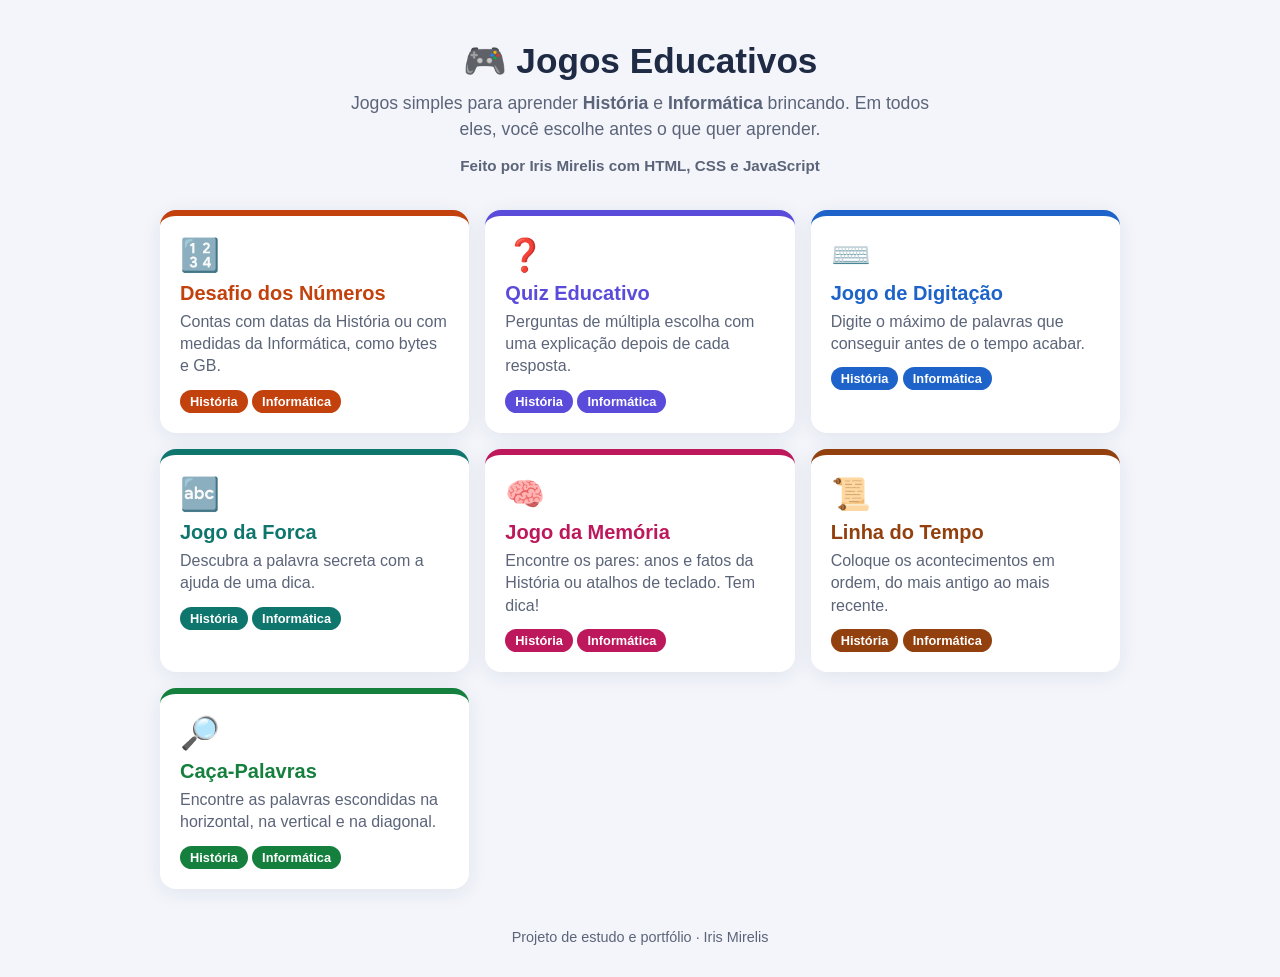
<file: index.html>
<!DOCTYPE html>
<html lang="pt-BR">
<head>
  <meta charset="UTF-8">
  <meta name="viewport" content="width=device-width, initial-scale=1.0">
  <title>Jogos Educativos</title>
  <!-- aparece quando o link é compartilhado (LinkedIn, WhatsApp...) -->
  <meta name="description" content="7 jogos para aprender História e Informática brincando: quiz, memória, forca, caça-palavras, linha do tempo e mais.">
  <meta property="og:title" content="Jogos Educativos">
  <meta property="og:description" content="7 jogos para aprender História e Informática brincando: quiz, memória, forca, caça-palavras, linha do tempo e mais.">
  <meta property="og:image" content="https://irismirelis.github.io/jogos-educativos/capa.png">
  <meta property="og:url" content="https://irismirelis.github.io/jogos-educativos/">
  <meta property="og:type" content="website">
  <meta name="twitter:card" content="summary_large_image">
  <link rel="stylesheet" href="style.css">
</head>
<body>
  <header class="cabecalho">
    <h1>🎮 Jogos Educativos</h1>
    <p>Jogos simples para aprender <strong>História</strong> e <strong>Informática</strong> brincando. Em todos eles, você escolhe antes o que quer aprender.</p>
    <p class="autora">Feito por Iris Mirelis com HTML, CSS e JavaScript</p>
  </header>

  <!-- Cada cartão é um link para um jogo. A cor de cada um fica na variável --cor -->
  <main class="jogos">
    <a class="jogo" href="desafio-dos-numeros/index.html" style="--cor: #c2410c">
      <span class="icone">🔢</span>
      <h2>Desafio dos Números</h2>
      <p>Contas com datas da História ou com medidas da Informática, como bytes e GB.</p>
      <span class="etiqueta">História</span>
      <span class="etiqueta">Informática</span>
    </a>

    <a class="jogo" href="quiz/index.html" style="--cor: #5b4bdb">
      <span class="icone">❓</span>
      <h2>Quiz Educativo</h2>
      <p>Perguntas de múltipla escolha com uma explicação depois de cada resposta.</p>
      <span class="etiqueta">História</span>
      <span class="etiqueta">Informática</span>
    </a>

    <a class="jogo" href="digitacao/index.html" style="--cor: #1d63c9">
      <span class="icone">⌨️</span>
      <h2>Jogo de Digitação</h2>
      <p>Digite o máximo de palavras que conseguir antes de o tempo acabar.</p>
      <span class="etiqueta">História</span>
      <span class="etiqueta">Informática</span>
    </a>

    <a class="jogo" href="forca/index.html" style="--cor: #0f766e">
      <span class="icone">🔤</span>
      <h2>Jogo da Forca</h2>
      <p>Descubra a palavra secreta com a ajuda de uma dica.</p>
      <span class="etiqueta">História</span>
      <span class="etiqueta">Informática</span>
    </a>

    <a class="jogo" href="memoria/index.html" style="--cor: #be185d">
      <span class="icone">🧠</span>
      <h2>Jogo da Memória</h2>
      <p>Encontre os pares: anos e fatos da História ou atalhos de teclado. Tem dica!</p>
      <span class="etiqueta">História</span>
      <span class="etiqueta">Informática</span>
    </a>

    <a class="jogo" href="linha-do-tempo/index.html" style="--cor: #92400e">
      <span class="icone">📜</span>
      <h2>Linha do Tempo</h2>
      <p>Coloque os acontecimentos em ordem, do mais antigo ao mais recente.</p>
      <span class="etiqueta">História</span>
      <span class="etiqueta">Informática</span>
    </a>

    <a class="jogo" href="caca-palavras/index.html" style="--cor: #15803d">
      <span class="icone">🔎</span>
      <h2>Caça-Palavras</h2>
      <p>Encontre as palavras escondidas na horizontal, na vertical e na diagonal.</p>
      <span class="etiqueta">História</span>
      <span class="etiqueta">Informática</span>
    </a>
  </main>

  <footer>Projeto de estudo e portfólio · Iris Mirelis</footer>
</body>
</html>
</file>
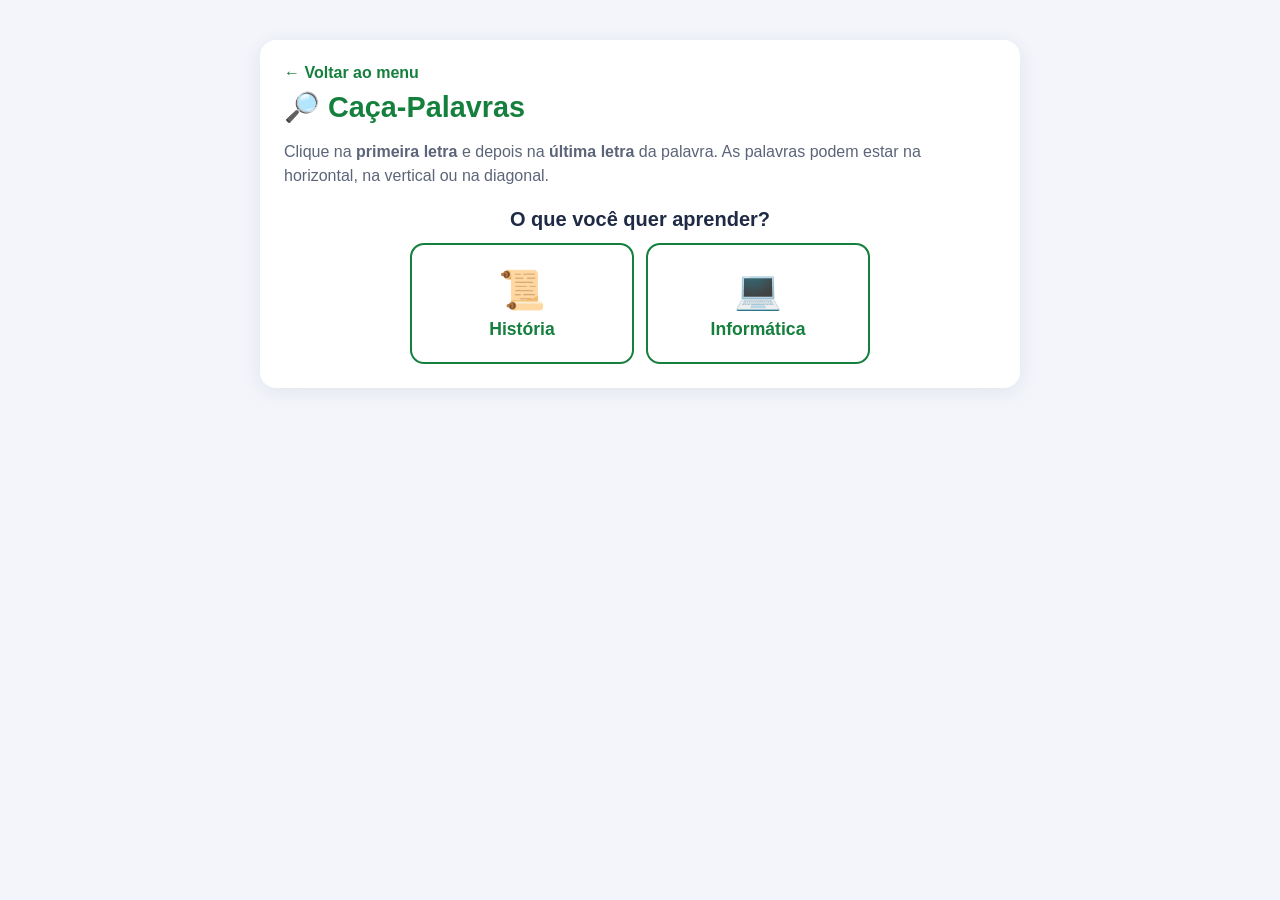
<file: caca-palavras/index.html>
<!DOCTYPE html>
<html lang="pt-BR">
<head>
  <meta charset="UTF-8">
  <meta name="viewport" content="width=device-width, initial-scale=1.0">
  <title>Caça-Palavras</title>
  <!-- aparece quando o link é compartilhado (LinkedIn, WhatsApp...) -->
  <meta name="description" content="Caça-palavras de História e Informática, com uma grade nova a cada jogo.">
  <meta property="og:title" content="Caça-Palavras">
  <meta property="og:description" content="Caça-palavras de História e Informática, com uma grade nova a cada jogo.">
  <meta property="og:image" content="https://irismirelis.github.io/jogos-educativos/caca-palavras/capa.png">
  <meta property="og:url" content="https://irismirelis.github.io/jogos-educativos/caca-palavras/">
  <meta property="og:type" content="website">
  <meta name="twitter:card" content="summary_large_image">
  <link rel="stylesheet" href="style.css">
</head>
<body>
  <main class="cartao">
    <a class="voltar" href="../index.html">← Voltar ao menu</a>
    <h1>🔎 Caça-Palavras</h1>
    <p class="instrucao">Clique na <strong>primeira letra</strong> e depois na <strong>última letra</strong> da palavra. As palavras podem estar na horizontal, na vertical ou na diagonal.</p>

    <!-- TELA 1: escolher o que aprender -->
    <section id="tela-tema">
      <p class="pergunta-tema">O que você quer aprender?</p>
      <div class="opcoes-tema">
        <button class="opcao-tema" data-tema="historia"><span class="opcao-icone">📜</span>História</button>
        <button class="opcao-tema" data-tema="informatica"><span class="opcao-icone">💻</span>Informática</button>
      </div>
    </section>

    <!-- TELA 2: o jogo -->
    <section id="tela-jogo" class="escondido">
      <div class="barra-tema">
        <span id="tema-atual" class="tema-atual"></span>
        <button id="trocar-tema" class="trocar-tema">Trocar tema</button>
      </div>

      <div class="area-do-jogo">
        <!-- as letras da grade são criadas pelo script.js -->
        <div id="grade" class="grade"></div>

        <div class="lateral">
          <h2>Encontre:</h2>
          <ul id="lista-de-palavras" class="lista-de-palavras"></ul>
          <p id="mensagem" class="mensagem"></p>
          <button id="novo-jogo" class="botao botao-largo">🔄 Novo jogo</button>
        </div>
      </div>
    </section>
  </main>

  <script src="script.js"></script>
</body>
</html>
</file>
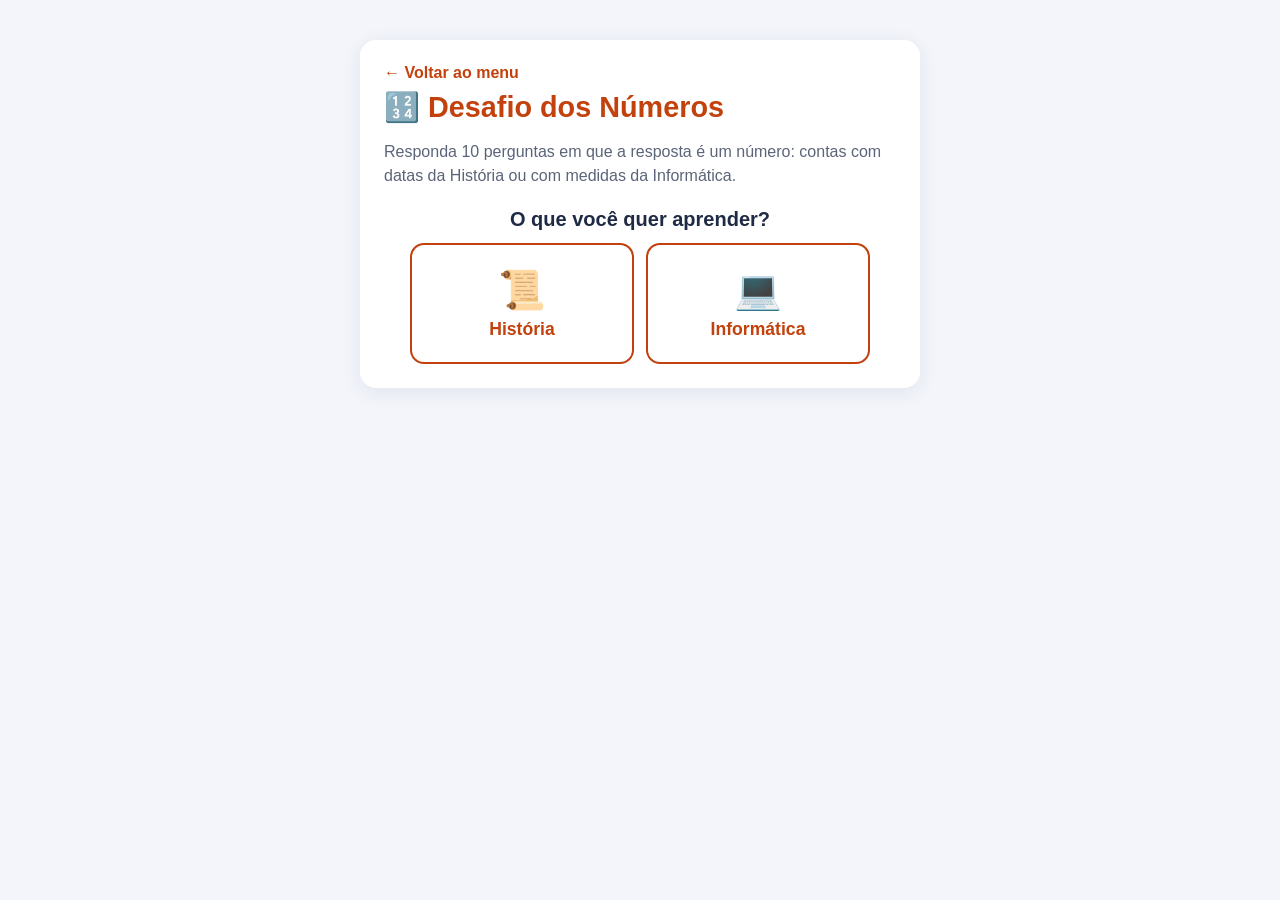
<file: desafio-dos-numeros/index.html>
<!DOCTYPE html>
<html lang="pt-BR">
<head>
  <meta charset="UTF-8">
  <meta name="viewport" content="width=device-width, initial-scale=1.0">
  <title>Desafio dos Números</title>
  <!-- aparece quando o link é compartilhado (LinkedIn, WhatsApp...) -->
  <meta name="description" content="Contas com datas da História e com medidas da Informática (bits, bytes, MB e GB).">
  <meta property="og:title" content="Desafio dos Números">
  <meta property="og:description" content="Contas com datas da História e com medidas da Informática (bits, bytes, MB e GB).">
  <meta property="og:image" content="https://irismirelis.github.io/jogos-educativos/desafio-dos-numeros/capa.png">
  <meta property="og:url" content="https://irismirelis.github.io/jogos-educativos/desafio-dos-numeros/">
  <meta property="og:type" content="website">
  <meta name="twitter:card" content="summary_large_image">
  <link rel="stylesheet" href="style.css">
</head>
<body>
  <main class="cartao">
    <a class="voltar" href="../index.html">← Voltar ao menu</a>
    <h1>🔢 Desafio dos Números</h1>

    <!-- TELA 1: escolher o que aprender -->
    <section id="tela-tema">
      <p class="instrucao">Responda 10 perguntas em que a resposta é um número: contas com datas da História ou com medidas da Informática.</p>
      <p class="pergunta-tema">O que você quer aprender?</p>
      <div class="opcoes-tema">
        <button class="opcao-tema" data-tema="historia"><span class="opcao-icone">📜</span>História</button>
        <button class="opcao-tema" data-tema="informatica"><span class="opcao-icone">💻</span>Informática</button>
      </div>
    </section>

    <!-- TELA 2: as perguntas -->
    <section id="tela-jogo" class="escondido">
      <div class="barra-tema">
        <span id="tema-atual" class="tema-atual"></span>
        <button id="trocar-tema" class="trocar-tema">Trocar tema</button>
      </div>
      <p id="progresso" class="progresso"></p>
      <p id="pergunta" class="pergunta"></p>
      <form id="formulario" class="formulario">
        <input id="resposta" type="number" placeholder="Resposta" required>
        <button class="botao" type="submit">Responder</button>
      </form>
      <p id="mensagem" class="mensagem"></p>
    </section>

    <!-- TELA 3: resultado -->
    <section id="tela-fim" class="escondido">
      <p id="resultado" class="resultado"></p>
      <div id="bloco-revisar">
        <h2>Para revisar</h2>
        <ul id="lista-revisar" class="revisar"></ul>
      </div>
      <button id="jogar-de-novo" class="botao">Jogar de novo</button>
    </section>
  </main>

  <script src="script.js"></script>
</body>
</html>
</file>
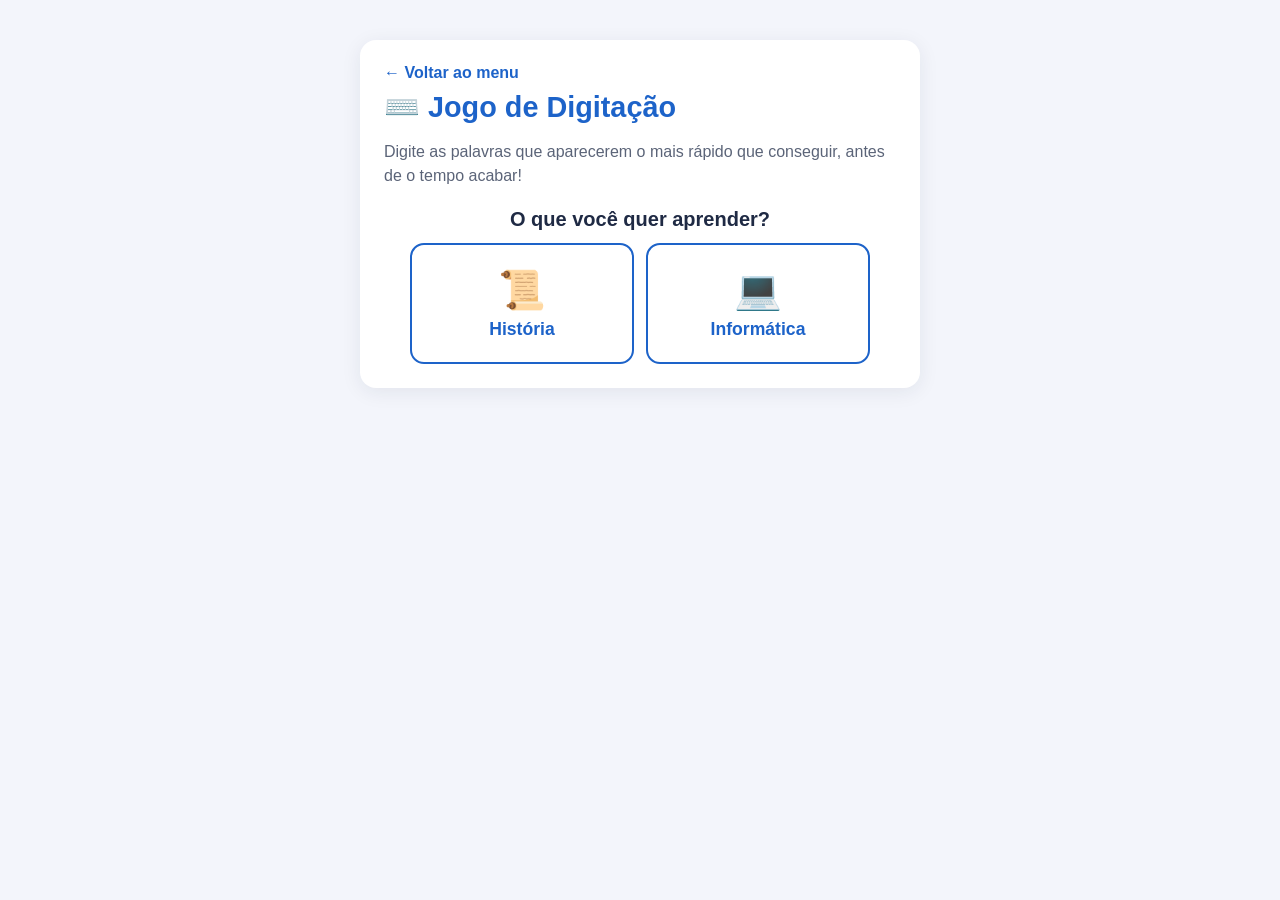
<file: digitacao/index.html>
<!DOCTYPE html>
<html lang="pt-BR">
<head>
  <meta charset="UTF-8">
  <meta name="viewport" content="width=device-width, initial-scale=1.0">
  <title>Jogo de Digitação</title>
  <!-- aparece quando o link é compartilhado (LinkedIn, WhatsApp...) -->
  <meta name="description" content="Quantas palavras de História ou Informática você digita em 60 segundos?">
  <meta property="og:title" content="Jogo de Digitação">
  <meta property="og:description" content="Quantas palavras de História ou Informática você digita em 60 segundos?">
  <meta property="og:image" content="https://irismirelis.github.io/jogos-educativos/digitacao/capa.png">
  <meta property="og:url" content="https://irismirelis.github.io/jogos-educativos/digitacao/">
  <meta property="og:type" content="website">
  <meta name="twitter:card" content="summary_large_image">
  <link rel="stylesheet" href="style.css">
</head>
<body>
  <main class="cartao">
    <a class="voltar" href="../index.html">← Voltar ao menu</a>
    <h1>⌨️ Jogo de Digitação</h1>
    <p class="instrucao">Digite as palavras que aparecerem o mais rápido que conseguir, antes de o tempo acabar!</p>

    <!-- TELA 1: escolher o que aprender -->
    <section id="tela-tema">
      <p class="pergunta-tema">O que você quer aprender?</p>
      <div class="opcoes-tema">
        <button class="opcao-tema" data-tema="historia"><span class="opcao-icone">📜</span>História</button>
        <button class="opcao-tema" data-tema="informatica"><span class="opcao-icone">💻</span>Informática</button>
      </div>
    </section>

    <!-- TELA 2: o jogo -->
    <section id="tela-jogo" class="escondido">
      <div class="barra-tema">
        <span id="tema-atual" class="tema-atual"></span>
        <button id="trocar-tema" class="trocar-tema">Trocar tema</button>
      </div>

      <div class="placar">
        <div class="caixa">
          <span class="rotulo">⏱️ Tempo</span>
          <span id="tempo" class="valor"></span>
        </div>
        <div class="caixa">
          <span class="rotulo">✔️ Palavras</span>
          <span id="acertos" class="valor">0</span>
        </div>
      </div>

      <p id="palavra" class="palavra">Pronto?</p>

      <input id="campo" class="campo" type="text" placeholder="Digite aqui..."
             autocomplete="off" autocapitalize="off" spellcheck="false" disabled>

      <button id="comecar" class="botao botao-largo">▶️ Começar</button>
      <p id="resultado" class="resultado"></p>
    </section>
  </main>

  <script src="script.js"></script>
</body>
</html>
</file>
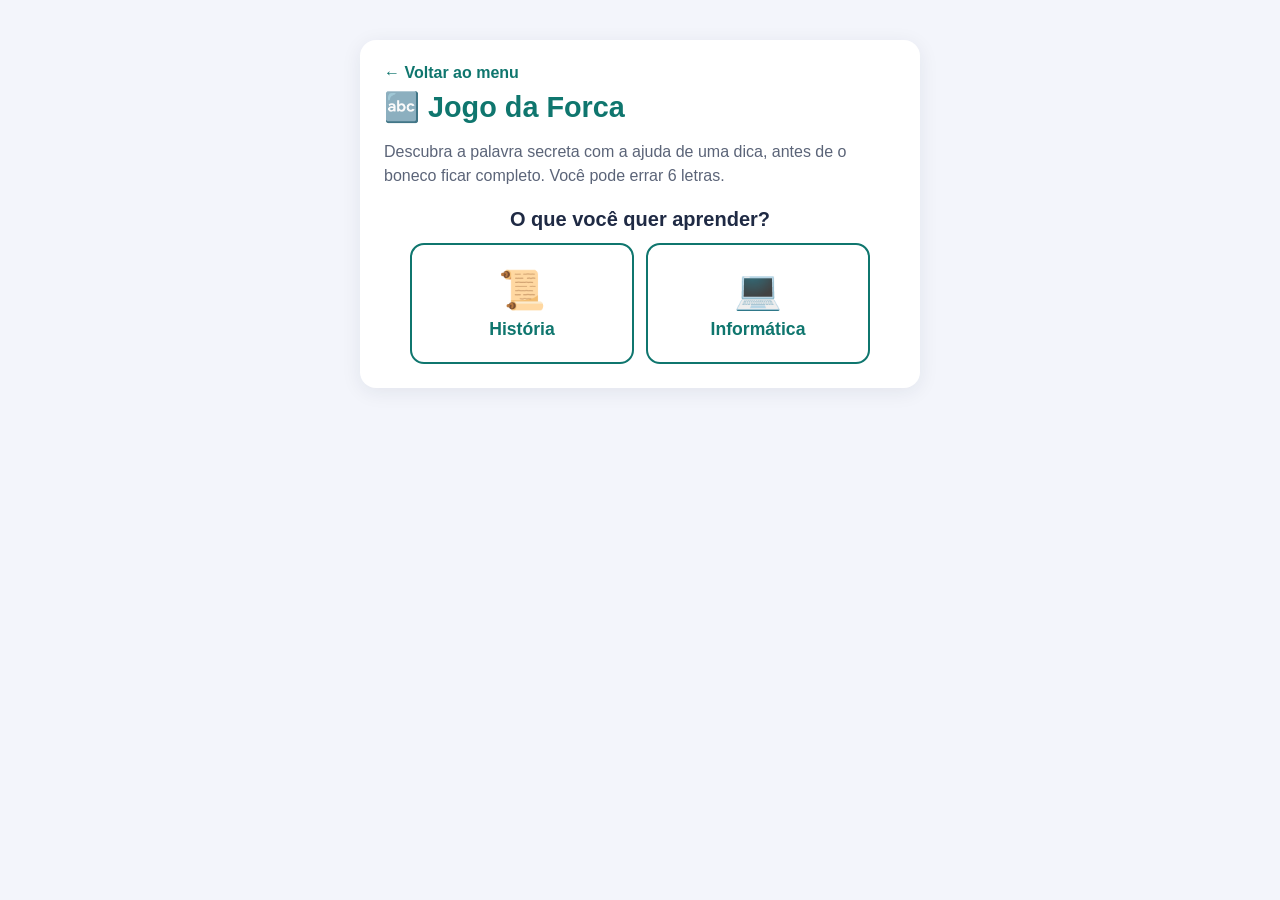
<file: forca/index.html>
<!DOCTYPE html>
<html lang="pt-BR">
<head>
  <meta charset="UTF-8">
  <meta name="viewport" content="width=device-width, initial-scale=1.0">
  <title>Jogo da Forca</title>
  <!-- aparece quando o link é compartilhado (LinkedIn, WhatsApp...) -->
  <meta name="description" content="Jogo da forca com palavras de História e Informática, dica e teclado na tela.">
  <meta property="og:title" content="Jogo da Forca">
  <meta property="og:description" content="Jogo da forca com palavras de História e Informática, dica e teclado na tela.">
  <meta property="og:image" content="https://irismirelis.github.io/jogos-educativos/forca/capa.png">
  <meta property="og:url" content="https://irismirelis.github.io/jogos-educativos/forca/">
  <meta property="og:type" content="website">
  <meta name="twitter:card" content="summary_large_image">
  <link rel="stylesheet" href="style.css">
</head>
<body>
  <main class="cartao">
    <a class="voltar" href="../index.html">← Voltar ao menu</a>
    <h1>🔤 Jogo da Forca</h1>

    <!-- TELA 1: escolher o que aprender -->
    <section id="tela-tema">
      <p class="instrucao">Descubra a palavra secreta com a ajuda de uma dica, antes de o boneco ficar completo. Você pode errar 6 letras.</p>
      <p class="pergunta-tema">O que você quer aprender?</p>
      <div class="opcoes-tema">
        <button class="opcao-tema" data-tema="historia"><span class="opcao-icone">📜</span>História</button>
        <button class="opcao-tema" data-tema="informatica"><span class="opcao-icone">💻</span>Informática</button>
      </div>
    </section>

    <!-- TELA 2: o jogo -->
    <section id="tela-jogo" class="escondido">
      <div class="barra-tema">
        <span id="tema-atual" class="tema-atual"></span>
        <button id="trocar-tema" class="trocar-tema">Trocar tema</button>
      </div>
      <p class="dica">Dica: <strong id="dica"></strong></p>

      <!-- desenho feito com SVG -->
      <svg class="desenho" viewBox="0 0 200 220" role="img" aria-label="Desenho da forca">
        <!-- a forca -->
        <line x1="20" y1="210" x2="110" y2="210" />
        <line x1="50" y1="210" x2="50" y2="20" />
        <line x1="50" y1="20" x2="140" y2="20" />
        <line x1="140" y1="20" x2="140" y2="45" />

        <!-- o boneco: cada parte aparece quando erra uma letra -->
        <circle class="parte" cx="140" cy="65" r="20" />
        <line class="parte" x1="140" y1="85" x2="140" y2="145" />
        <line class="parte" x1="140" y1="100" x2="115" y2="125" />
        <line class="parte" x1="140" y1="100" x2="165" y2="125" />
        <line class="parte" x1="140" y1="145" x2="120" y2="185" />
        <line class="parte" x1="140" y1="145" x2="160" y2="185" />
      </svg>

      <p id="palavra" class="palavra"></p>
      <p id="erros" class="erros"></p>

      <!-- as teclas de A a Z são criadas pelo script.js -->
      <div id="teclado" class="teclado"></div>

      <p id="mensagem" class="mensagem"></p>
      <button id="nova-palavra" class="botao botao-largo">🔄 Nova palavra</button>
    </section>
  </main>

  <script src="script.js"></script>
</body>
</html>
</file>
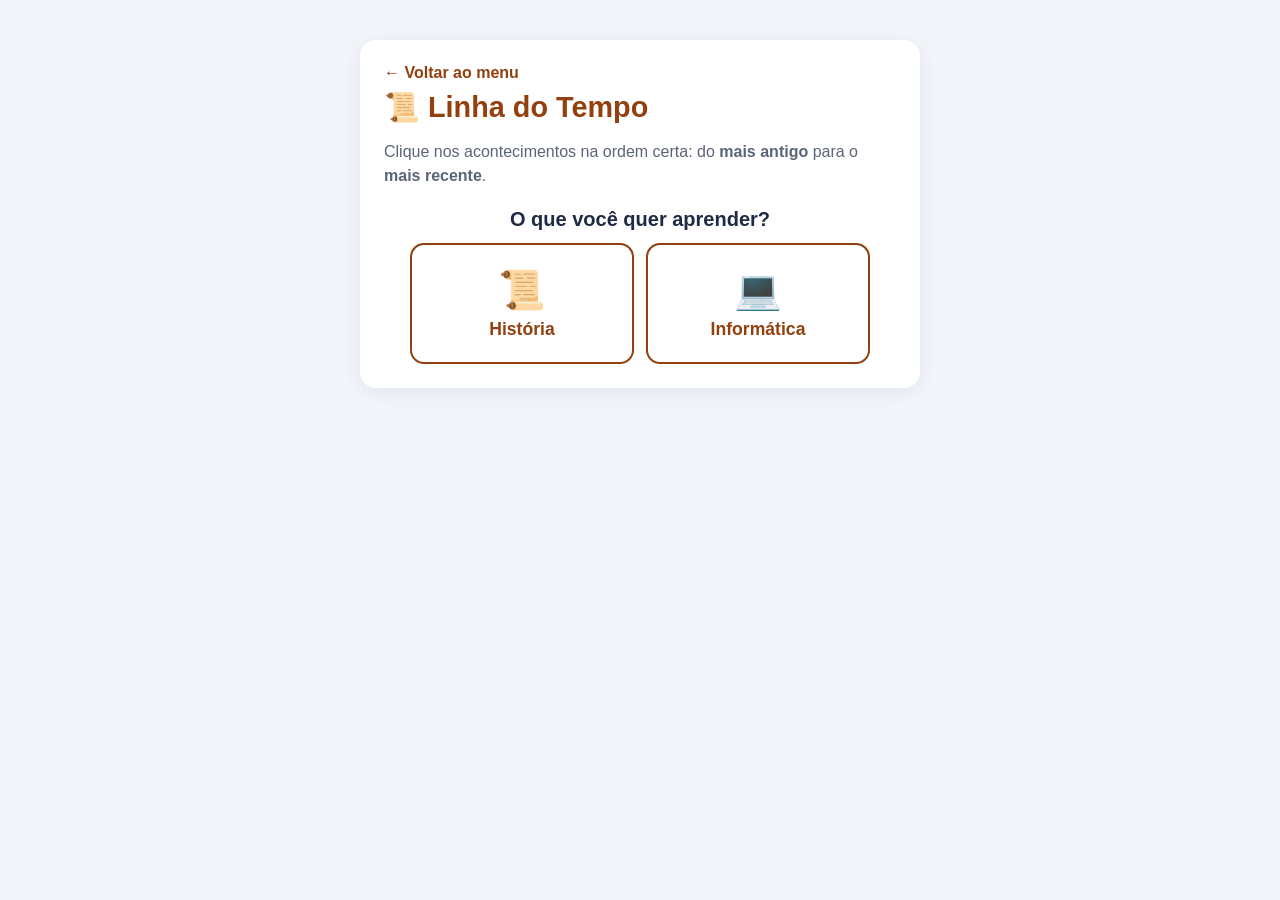
<file: linha-do-tempo/index.html>
<!DOCTYPE html>
<html lang="pt-BR">
<head>
  <meta charset="UTF-8">
  <meta name="viewport" content="width=device-width, initial-scale=1.0">
  <title>Linha do Tempo</title>
  <!-- aparece quando o link é compartilhado (LinkedIn, WhatsApp...) -->
  <meta name="description" content="Coloque em ordem acontecimentos da História do Brasil ou da Informática.">
  <meta property="og:title" content="Linha do Tempo">
  <meta property="og:description" content="Coloque em ordem acontecimentos da História do Brasil ou da Informática.">
  <meta property="og:image" content="https://irismirelis.github.io/jogos-educativos/linha-do-tempo/capa.png">
  <meta property="og:url" content="https://irismirelis.github.io/jogos-educativos/linha-do-tempo/">
  <meta property="og:type" content="website">
  <meta name="twitter:card" content="summary_large_image">
  <link rel="stylesheet" href="style.css">
</head>
<body>
  <main class="cartao">
    <a class="voltar" href="../index.html">← Voltar ao menu</a>
    <h1>📜 Linha do Tempo</h1>
    <p class="instrucao">Clique nos acontecimentos na ordem certa: do <strong>mais antigo</strong> para o <strong>mais recente</strong>.</p>

    <!-- TELA 1: escolher o que aprender -->
    <section id="tela-tema">
      <p class="pergunta-tema">O que você quer aprender?</p>
      <div class="opcoes-tema">
        <button class="opcao-tema" data-tema="historia"><span class="opcao-icone">📜</span>História</button>
        <button class="opcao-tema" data-tema="informatica"><span class="opcao-icone">💻</span>Informática</button>
      </div>
    </section>

    <!-- TELA 2: o jogo -->
    <section id="tela-jogo" class="escondido">
      <div class="barra-tema">
        <span id="tema-atual" class="tema-atual"></span>
        <button id="trocar-tema" class="trocar-tema">Trocar tema</button>
      </div>

      <h2>Acontecimentos</h2>
      <div id="opcoes" class="opcoes"></div>

      <p id="mensagem" class="mensagem"></p>

      <h2>Sua linha do tempo <span class="erros">Erros: <strong id="erros">0</strong></span></h2>
      <ol id="linha" class="linha"></ol>

      <button id="nova-rodada" class="botao botao-largo">🔄 Nova rodada</button>
    </section>
  </main>

  <script src="script.js"></script>
</body>
</html>
</file>
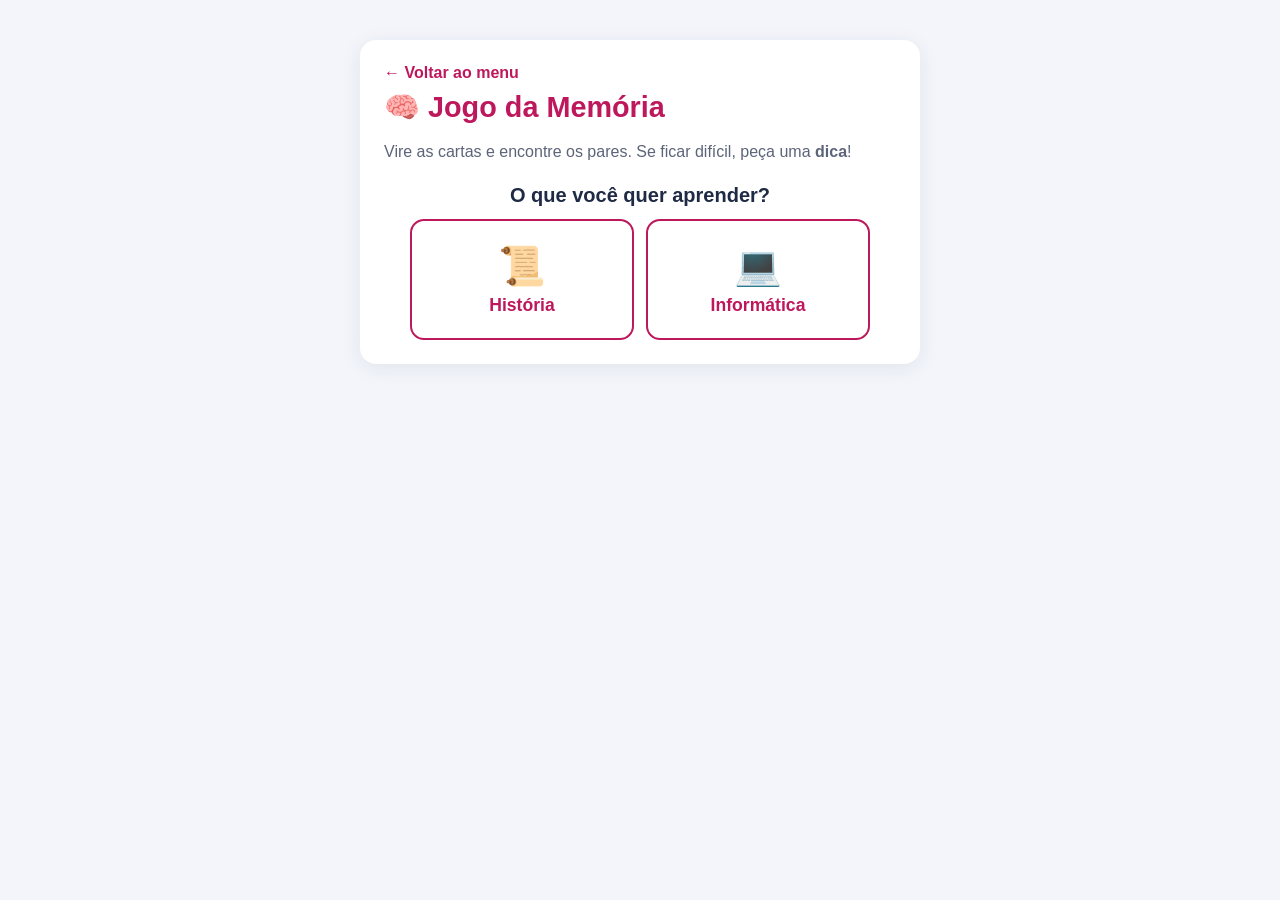
<file: memoria/index.html>
<!DOCTYPE html>
<html lang="pt-BR">
<head>
  <meta charset="UTF-8">
  <meta name="viewport" content="width=device-width, initial-scale=1.0">
  <title>Jogo da Memória</title>
  <!-- aparece quando o link é compartilhado (LinkedIn, WhatsApp...) -->
  <meta name="description" content="Jogo da memória: ano e acontecimento da História ou atalho de teclado e o que ele faz. Com dicas!">
  <meta property="og:title" content="Jogo da Memória">
  <meta property="og:description" content="Jogo da memória: ano e acontecimento da História ou atalho de teclado e o que ele faz. Com dicas!">
  <meta property="og:image" content="https://irismirelis.github.io/jogos-educativos/memoria/capa.png">
  <meta property="og:url" content="https://irismirelis.github.io/jogos-educativos/memoria/">
  <meta property="og:type" content="website">
  <meta name="twitter:card" content="summary_large_image">
  <link rel="stylesheet" href="style.css">
</head>
<body>
  <main class="cartao">
    <a class="voltar" href="../index.html">← Voltar ao menu</a>
    <h1>🧠 Jogo da Memória</h1>

    <!-- TELA 1: escolher o que aprender -->
    <section id="tela-tema">
      <p class="instrucao">Vire as cartas e encontre os pares. Se ficar difícil, peça uma <strong>dica</strong>!</p>
      <p class="pergunta-tema">O que você quer aprender?</p>
      <div class="opcoes-tema">
        <button class="opcao-tema" data-tema="historia"><span class="opcao-icone">📜</span>História</button>
        <button class="opcao-tema" data-tema="informatica"><span class="opcao-icone">💻</span>Informática</button>
      </div>
    </section>

    <!-- TELA 2: o jogo -->
    <section id="tela-jogo" class="escondido">
      <div class="barra-tema">
        <span id="tema-atual" class="tema-atual"></span>
        <button id="trocar-tema" class="trocar-tema">Trocar tema</button>
      </div>
      <p id="instrucao-do-tema" class="instrucao"></p>

      <div class="placar">
        <span>Jogadas: <strong id="jogadas">0</strong></span>
        <span>Pares: <strong id="pares"></strong></span>
      </div>

      <!-- as cartas são criadas pelo script.js -->
      <div id="tabuleiro" class="tabuleiro"></div>

      <p id="mensagem" class="mensagem"></p>
      <div class="botoes">
        <button id="dica" class="botao">💡 Dica</button>
        <button id="reiniciar" class="botao">🔄 Reiniciar</button>
      </div>
    </section>
  </main>

  <script src="script.js"></script>
</body>
</html>
</file>
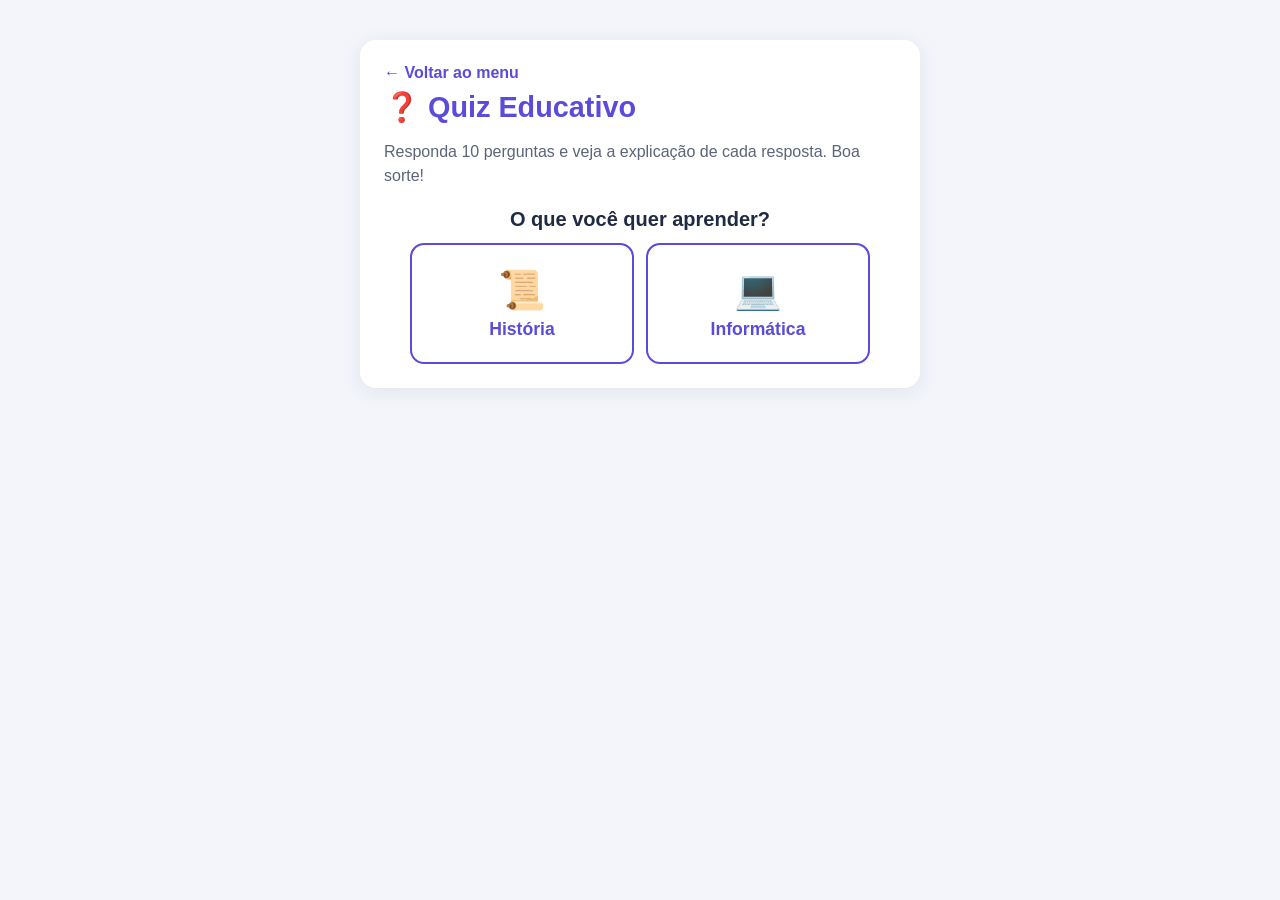
<file: quiz/index.html>
<!DOCTYPE html>
<html lang="pt-BR">
<head>
  <meta charset="UTF-8">
  <meta name="viewport" content="width=device-width, initial-scale=1.0">
  <title>Quiz Educativo</title>
  <!-- aparece quando o link é compartilhado (LinkedIn, WhatsApp...) -->
  <meta name="description" content="Quiz de História e Informática com explicação depois de cada resposta.">
  <meta property="og:title" content="Quiz Educativo">
  <meta property="og:description" content="Quiz de História e Informática com explicação depois de cada resposta.">
  <meta property="og:image" content="https://irismirelis.github.io/jogos-educativos/quiz/capa.png">
  <meta property="og:url" content="https://irismirelis.github.io/jogos-educativos/quiz/">
  <meta property="og:type" content="website">
  <meta name="twitter:card" content="summary_large_image">
  <link rel="stylesheet" href="style.css">
</head>
<body>
  <main class="cartao">
    <a class="voltar" href="../index.html">← Voltar ao menu</a>
    <h1>❓ Quiz Educativo</h1>

    <!-- TELA 1: escolher o que aprender -->
    <section id="tela-tema">
      <p class="instrucao">Responda 10 perguntas e veja a explicação de cada resposta. Boa sorte!</p>
      <p class="pergunta-tema">O que você quer aprender?</p>
      <div class="opcoes-tema">
        <button class="opcao-tema" data-tema="historia"><span class="opcao-icone">📜</span>História</button>
        <button class="opcao-tema" data-tema="informatica"><span class="opcao-icone">💻</span>Informática</button>
      </div>
    </section>

    <!-- TELA 2: as perguntas -->
    <section id="tela-pergunta" class="escondido">
      <div class="barra-tema">
        <span id="tema-atual" class="tema-atual"></span>
        <button id="trocar-tema" class="trocar-tema">Trocar tema</button>
      </div>
      <div class="placar">
        <span id="progresso"></span>
        <span id="pontos"></span>
      </div>
      <div class="barra">
        <div id="barra-preenchida" class="barra-preenchida"></div>
      </div>
      <h2 id="pergunta" class="pergunta"></h2>
      <!-- os botões de resposta são criados pelo script.js -->
      <div id="opcoes" class="opcoes"></div>
      <p id="explicacao" class="explicacao"></p>
      <button id="proxima" class="botao escondido">Próxima →</button>
    </section>

    <!-- TELA 3: resultado -->
    <section id="tela-fim" class="escondido">
      <p id="nota" class="nota"></p>
      <p id="frase" class="frase"></p>
      <button id="jogar-de-novo" class="botao">Jogar de novo</button>
    </section>
  </main>

  <script src="script.js"></script>
</body>
</html>
</file>
<file: style.css>
/* =====================================================
   CORES DO MENU
   ===================================================== */
:root {
  --cor-fundo: #f3f5fb;
  --cor-cartao: #ffffff;
  --cor-texto: #1f2a44;
  --cor-texto-suave: #5b6478;
}

* {
  box-sizing: border-box;
}

body {
  margin: 0;
  padding: 16px;
  font-family: "Segoe UI", Arial, sans-serif;
  background: var(--cor-fundo);
  color: var(--cor-texto);
}

/* =====================================================
   CABEÇALHO
   ===================================================== */
.cabecalho {
  max-width: 960px;
  margin: 24px auto 32px;
  text-align: center;
}

.cabecalho h1 {
  margin: 0 0 8px;
  font-size: 2.2rem;
}

.cabecalho p {
  max-width: 600px;
  margin: 0 auto;
  color: var(--cor-texto-suave);
  font-size: 1.1rem;
  line-height: 1.5;
}

.cabecalho .autora {
  margin-top: 12px;
  font-size: 0.95rem;
  font-weight: 600;
}

/* =====================================================
   CARTÕES DOS JOGOS
   A grade se ajusta sozinha: 1 coluna no celular,
   2 ou 3 colunas em telas maiores.
   ===================================================== */
.jogos {
  display: grid;
  grid-template-columns: repeat(auto-fill, minmax(260px, 1fr));
  gap: 16px;
  max-width: 960px;
  margin: 0 auto;
}

.jogo {
  display: block;
  padding: 20px;
  border-top: 6px solid var(--cor);
  border-radius: 16px;
  background: var(--cor-cartao);
  color: inherit;
  text-decoration: none;
  box-shadow: 0 4px 20px rgba(31, 42, 68, 0.08);
  transition: transform 0.2s, box-shadow 0.2s;
}

/* Quando o mouse passa por cima, o cartão "sobe" um pouquinho */
.jogo:hover {
  transform: translateY(-4px);
  box-shadow: 0 8px 28px rgba(31, 42, 68, 0.14);
}

.icone {
  font-size: 2rem;
}

.jogo h2 {
  margin: 8px 0 6px;
  color: var(--cor);
  font-size: 1.25rem;
}

.jogo p {
  margin: 0 0 12px;
  color: var(--cor-texto-suave);
  line-height: 1.4;
}

.etiqueta {
  display: inline-block;
  padding: 4px 10px;
  border-radius: 999px;
  background: var(--cor);
  color: #ffffff;
  font-size: 0.8rem;
  font-weight: 600;
}

footer {
  margin: 40px 0 16px;
  color: var(--cor-texto-suave);
  font-size: 0.9rem;
  text-align: center;
}
</file>
<file: caca-palavras/style.css>
/* =====================================================
   CORES DO JOGO
   Mude os valores aqui para trocar o visual inteiro.
   ===================================================== */
:root {
  --cor-principal: #15803d;
  --cor-principal-escura: #166534;
  --cor-letra: #eef1f8;
  --cor-letra-hover: #dbe3f3;
  --cor-encontrada: #bbf7d0;
  --cor-encontrada-texto: #14532d;
  --cor-fundo: #f3f5fb;
  --cor-cartao: #ffffff;
  --cor-texto: #1f2a44;
  --cor-texto-suave: #5b6478;
  --cor-borda: #dde2ee;
  --cor-certo: #15803d;
  --cor-errado: #c62828;
}

/* =====================================================
   BASE (igual em todos os jogos)
   ===================================================== */
* {
  box-sizing: border-box;
}

body {
  margin: 0;
  padding: 16px;
  font-family: "Segoe UI", Arial, sans-serif;
  background: var(--cor-fundo);
  color: var(--cor-texto);
}

.cartao {
  max-width: 760px;
  margin: 24px auto;
  padding: 24px;
  border-radius: 16px;
  background: var(--cor-cartao);
  box-shadow: 0 4px 20px rgba(31, 42, 68, 0.08);
}

.voltar {
  display: inline-block;
  margin-bottom: 8px;
  color: var(--cor-principal);
  font-weight: 600;
  text-decoration: none;
}

.voltar:hover {
  text-decoration: underline;
}

h1 {
  margin: 0 0 8px;
  color: var(--cor-principal);
  font-size: 1.8rem;
}

.instrucao {
  color: var(--cor-texto-suave);
  line-height: 1.5;
}

.mensagem {
  min-height: 1.5em;
  font-weight: 600;
}

.mensagem.certo {
  color: var(--cor-certo);
}

.mensagem.errado {
  color: var(--cor-errado);
}

.botao {
  padding: 12px 20px;
  border: none;
  border-radius: 10px;
  background: var(--cor-principal);
  color: #ffffff;
  font: inherit;
  font-weight: 600;
  cursor: pointer;
  transition: background 0.2s;
}

.botao:hover {
  background: var(--cor-principal-escura);
}

/* Classe usada pelo JavaScript para esconder elementos */
.escondido {
  display: none;
}

/* Em telas pequenas (celular), menos espaço nas bordas */
@media (max-width: 480px) {
  .cartao {
    margin: 8px auto;
    padding: 16px;
  }
}

/* =====================================================
   ESCOLHA DO TEMA (igual em todos os jogos)
   ===================================================== */
.pergunta-tema {
  margin: 20px 0 12px;
  font-size: 1.25rem;
  font-weight: 700;
  text-align: center;
}

/* Dois botões grandes lado a lado (um embaixo do outro em telas bem pequenas) */
.opcoes-tema {
  display: grid;
  grid-template-columns: repeat(auto-fit, minmax(140px, 1fr));
  gap: 12px;
  max-width: 460px;
  margin: 0 auto;
}

.opcao-tema {
  display: flex;
  flex-direction: column;
  align-items: center;
  gap: 6px;
  padding: 22px 8px;
  border: 2px solid var(--cor-principal);
  border-radius: 14px;
  background: #ffffff;
  color: var(--cor-principal);
  font: inherit;
  font-size: 1.1rem;
  font-weight: 700;
  cursor: pointer;
  transition: background 0.2s, color 0.2s;
}

.opcao-tema:hover {
  background: var(--cor-principal);
  color: #ffffff;
}

.opcao-icone {
  font-size: 2.4rem;
}

/* Etiqueta com o tema escolhido e o botão para trocar */
.barra-tema {
  display: flex;
  flex-wrap: wrap;
  align-items: center;
  gap: 8px 12px;
  margin-bottom: 12px;
}

.tema-atual {
  padding: 4px 12px;
  border-radius: 999px;
  background: var(--cor-principal);
  color: #ffffff;
  font-size: 0.9rem;
  font-weight: 700;
}

.trocar-tema {
  padding: 0;
  border: none;
  background: none;
  color: var(--cor-principal);
  font: inherit;
  font-size: 0.9rem;
  font-weight: 600;
  text-decoration: underline;
  cursor: pointer;
}

/* =====================================================
   PARTES DESTE JOGO
   ===================================================== */
/* Grade e lista lado a lado no computador; uma embaixo da outra no celular */
.area-do-jogo {
  display: flex;
  flex-wrap: wrap;
  align-items: flex-start;
  gap: 20px;
}

/* O número de colunas é definido pelo script.js (grid-template-columns) */
.grade {
  display: grid;
  flex: 1 1 320px;
  gap: 3px;
  max-width: 460px;
}

.celula {
  aspect-ratio: 1;
  padding: 0;
  border: none;
  border-radius: 6px;
  background: var(--cor-letra);
  color: var(--cor-texto);
  font: inherit;
  font-size: clamp(0.85rem, 3.6vw, 1.15rem);
  font-weight: 700;
  cursor: pointer;
}

.celula:hover {
  background: var(--cor-letra-hover);
}

/* Letras de uma palavra já encontrada */
.celula.encontrada {
  background: var(--cor-encontrada);
  color: var(--cor-encontrada-texto);
}

/* Primeira letra clicada (vem por último para ganhar das outras regras) */
.celula.selecionada {
  background: var(--cor-principal);
  color: #ffffff;
}

.lateral {
  flex: 1 1 180px;
}

.lateral h2 {
  margin-top: 0;
  font-size: 1.1rem;
}

.lista-de-palavras {
  display: grid;
  grid-template-columns: repeat(auto-fill, minmax(120px, 1fr));
  gap: 6px;
  margin: 0 0 12px;
  padding: 0;
  list-style: none;
}

.lista-de-palavras li {
  padding: 6px 10px;
  border-radius: 8px;
  background: #f0fdf4;
  font-weight: 600;
  letter-spacing: 1px;
}

/* Palavra encontrada fica riscada */
.lista-de-palavras li.riscada {
  background: #e5e7eb;
  color: var(--cor-texto-suave);
  text-decoration: line-through;
}

.botao-largo {
  width: 100%;
}

/* Em celulares bem pequenos: menos espaço em volta, para as letras ficarem maiores */
@media (max-width: 360px) {
  .cartao {
    padding: 12px;
  }

  .grade {
    gap: 2px;
  }
}
</file>
<file: desafio-dos-numeros/style.css>
/* =====================================================
   CORES DO JOGO
   Mude os valores aqui para trocar o visual inteiro.
   ===================================================== */
:root {
  --cor-principal: #c2410c;
  --cor-principal-escura: #9a3412;
  --cor-fundo: #f3f5fb;
  --cor-cartao: #ffffff;
  --cor-texto: #1f2a44;
  --cor-texto-suave: #5b6478;
  --cor-borda: #dde2ee;
  --cor-certo: #15803d;
  --cor-certo-fundo: #dcfce7;
  --cor-errado: #c62828;
  --cor-errado-fundo: #fee2e2;
}

/* =====================================================
   BASE (igual em todos os jogos)
   ===================================================== */
* {
  box-sizing: border-box;
}

body {
  margin: 0;
  padding: 16px;
  font-family: "Segoe UI", Arial, sans-serif;
  background: var(--cor-fundo);
  color: var(--cor-texto);
}

.cartao {
  max-width: 560px;
  margin: 24px auto;
  padding: 24px;
  border-radius: 16px;
  background: var(--cor-cartao);
  box-shadow: 0 4px 20px rgba(31, 42, 68, 0.08);
}

.voltar {
  display: inline-block;
  margin-bottom: 8px;
  color: var(--cor-principal);
  font-weight: 600;
  text-decoration: none;
}

.voltar:hover {
  text-decoration: underline;
}

h1 {
  margin: 0 0 8px;
  color: var(--cor-principal);
  font-size: 1.8rem;
}

.instrucao {
  color: var(--cor-texto-suave);
  line-height: 1.5;
}

.botao {
  padding: 12px 20px;
  border: none;
  border-radius: 10px;
  background: var(--cor-principal);
  color: #ffffff;
  font: inherit;
  font-weight: 600;
  cursor: pointer;
  transition: background 0.2s;
}

.botao:hover {
  background: var(--cor-principal-escura);
}

.mensagem {
  min-height: 1.5em;
  font-weight: 600;
}

.mensagem.certo {
  color: var(--cor-certo);
}

.mensagem.errado {
  color: var(--cor-errado);
}

/* Classe usada pelo JavaScript para esconder elementos */
.escondido {
  display: none;
}

/* Em telas pequenas (celular), menos espaço nas bordas */
@media (max-width: 480px) {
  .cartao {
    margin: 8px auto;
    padding: 16px;
  }
}

/* =====================================================
   ESCOLHA DO TEMA (igual em todos os jogos)
   ===================================================== */
.pergunta-tema {
  margin: 20px 0 12px;
  font-size: 1.25rem;
  font-weight: 700;
  text-align: center;
}

/* Dois botões grandes lado a lado (um embaixo do outro em telas bem pequenas) */
.opcoes-tema {
  display: grid;
  grid-template-columns: repeat(auto-fit, minmax(140px, 1fr));
  gap: 12px;
  max-width: 460px;
  margin: 0 auto;
}

.opcao-tema {
  display: flex;
  flex-direction: column;
  align-items: center;
  gap: 6px;
  padding: 22px 8px;
  border: 2px solid var(--cor-principal);
  border-radius: 14px;
  background: #ffffff;
  color: var(--cor-principal);
  font: inherit;
  font-size: 1.1rem;
  font-weight: 700;
  cursor: pointer;
  transition: background 0.2s, color 0.2s;
}

.opcao-tema:hover {
  background: var(--cor-principal);
  color: #ffffff;
}

.opcao-icone {
  font-size: 2.4rem;
}

/* Etiqueta com o tema escolhido e o botão para trocar */
.barra-tema {
  display: flex;
  flex-wrap: wrap;
  align-items: center;
  gap: 8px 12px;
  margin-bottom: 12px;
}

.tema-atual {
  padding: 4px 12px;
  border-radius: 999px;
  background: var(--cor-principal);
  color: #ffffff;
  font-size: 0.9rem;
  font-weight: 700;
}

.trocar-tema {
  padding: 0;
  border: none;
  background: none;
  color: var(--cor-principal);
  font: inherit;
  font-size: 0.9rem;
  font-weight: 600;
  text-decoration: underline;
  cursor: pointer;
}

/* =====================================================
   PARTES DESTE JOGO
   ===================================================== */
.progresso {
  margin: 0;
  color: var(--cor-texto-suave);
  font-weight: 600;
}

.pergunta {
  margin: 16px 0 20px;
  font-size: 1.3rem;
  font-weight: 600;
  line-height: 1.45;
}

.formulario {
  display: flex;
  gap: 10px;
}

.formulario input {
  flex: 1;
  min-width: 0;
  padding: 12px;
  border: 2px solid var(--cor-borda);
  border-radius: 10px;
  font: inherit;
  font-size: 1.3rem;
}

.formulario input:focus {
  outline: none;
  border-color: var(--cor-principal);
}

.mensagem {
  margin-top: 16px;
  line-height: 1.4;
  text-align: center;
}

.resultado {
  font-size: 1.4rem;
  font-weight: 700;
}

.revisar li {
  margin-bottom: 6px;
  color: var(--cor-errado);
  font-weight: 600;
  line-height: 1.4;
}
</file>
<file: digitacao/style.css>
/* =====================================================
   CORES DO JOGO
   Mude os valores aqui para trocar o visual inteiro.
   ===================================================== */
:root {
  --cor-principal: #1d63c9;
  --cor-principal-escura: #174fa1;
  --cor-fundo: #f3f5fb;
  --cor-cartao: #ffffff;
  --cor-texto: #1f2a44;
  --cor-texto-suave: #5b6478;
  --cor-borda: #dde2ee;
  --cor-certo: #15803d;
  --cor-certo-fundo: #dcfce7;
  --cor-errado: #c62828;
  --cor-errado-fundo: #fee2e2;
}

/* =====================================================
   BASE (igual em todos os jogos)
   ===================================================== */
* {
  box-sizing: border-box;
}

body {
  margin: 0;
  padding: 16px;
  font-family: "Segoe UI", Arial, sans-serif;
  background: var(--cor-fundo);
  color: var(--cor-texto);
}

.cartao {
  max-width: 560px;
  margin: 24px auto;
  padding: 24px;
  border-radius: 16px;
  background: var(--cor-cartao);
  box-shadow: 0 4px 20px rgba(31, 42, 68, 0.08);
}

.voltar {
  display: inline-block;
  margin-bottom: 8px;
  color: var(--cor-principal);
  font-weight: 600;
  text-decoration: none;
}

.voltar:hover {
  text-decoration: underline;
}

h1 {
  margin: 0 0 8px;
  color: var(--cor-principal);
  font-size: 1.8rem;
}

.instrucao {
  color: var(--cor-texto-suave);
  line-height: 1.5;
}

.botao {
  padding: 12px 20px;
  border: none;
  border-radius: 10px;
  background: var(--cor-principal);
  color: #ffffff;
  font: inherit;
  font-weight: 600;
  cursor: pointer;
  transition: background 0.2s;
}

.botao:hover {
  background: var(--cor-principal-escura);
}

.botao:disabled {
  opacity: 0.5;
  cursor: not-allowed;
}

/* Classe usada pelo JavaScript para esconder elementos */
.escondido {
  display: none;
}

/* Em telas pequenas (celular), menos espaço nas bordas */
@media (max-width: 480px) {
  .cartao {
    margin: 8px auto;
    padding: 16px;
  }
}

/* =====================================================
   ESCOLHA DO TEMA (igual em todos os jogos)
   ===================================================== */
.pergunta-tema {
  margin: 20px 0 12px;
  font-size: 1.25rem;
  font-weight: 700;
  text-align: center;
}

/* Dois botões grandes lado a lado (um embaixo do outro em telas bem pequenas) */
.opcoes-tema {
  display: grid;
  grid-template-columns: repeat(auto-fit, minmax(140px, 1fr));
  gap: 12px;
  max-width: 460px;
  margin: 0 auto;
}

.opcao-tema {
  display: flex;
  flex-direction: column;
  align-items: center;
  gap: 6px;
  padding: 22px 8px;
  border: 2px solid var(--cor-principal);
  border-radius: 14px;
  background: #ffffff;
  color: var(--cor-principal);
  font: inherit;
  font-size: 1.1rem;
  font-weight: 700;
  cursor: pointer;
  transition: background 0.2s, color 0.2s;
}

.opcao-tema:hover {
  background: var(--cor-principal);
  color: #ffffff;
}

.opcao-icone {
  font-size: 2.4rem;
}

/* Etiqueta com o tema escolhido e o botão para trocar */
.barra-tema {
  display: flex;
  flex-wrap: wrap;
  align-items: center;
  gap: 8px 12px;
  margin-bottom: 12px;
}

.tema-atual {
  padding: 4px 12px;
  border-radius: 999px;
  background: var(--cor-principal);
  color: #ffffff;
  font-size: 0.9rem;
  font-weight: 700;
}

.trocar-tema {
  padding: 0;
  border: none;
  background: none;
  color: var(--cor-principal);
  font: inherit;
  font-size: 0.9rem;
  font-weight: 600;
  text-decoration: underline;
  cursor: pointer;
}

/* =====================================================
   PARTES DESTE JOGO
   ===================================================== */
.placar {
  display: flex;
  gap: 12px;
  margin: 16px 0;
}

.caixa {
  flex: 1;
  padding: 12px;
  border-radius: 12px;
  background: var(--cor-fundo);
  text-align: center;
}

.rotulo {
  display: block;
  color: var(--cor-texto-suave);
  font-size: 0.9rem;
}

.valor {
  font-size: 2rem;
  font-weight: 700;
}

/* Nos últimos 10 segundos o tempo fica vermelho */
.valor.acabando {
  color: var(--cor-errado);
}

.palavra {
  min-height: 1.4em;
  margin: 24px 0;
  font-family: Consolas, "Courier New", monospace;
  font-size: clamp(1.5rem, 7vw, 2.4rem);
  font-weight: 700;
  text-align: center;
  overflow-wrap: anywhere;
}

/* Letras que a pessoa já digitou certo ficam verdes */
.letras-certas {
  color: var(--cor-certo);
}

.campo {
  display: block;
  width: 100%;
  margin-bottom: 12px;
  padding: 14px;
  border: 2px solid var(--cor-borda);
  border-radius: 10px;
  font: inherit;
  font-size: 1.3rem;
  text-align: center;
}

.campo:focus {
  outline: none;
  border-color: var(--cor-principal);
}

/* Quando tem letra errada, o campo fica vermelho */
.campo.errado {
  border-color: var(--cor-errado);
  background: var(--cor-errado-fundo);
}

.botao-largo {
  width: 100%;
}

.resultado {
  font-size: 1.2rem;
  font-weight: 700;
  text-align: center;
}
</file>
<file: forca/style.css>
/* =====================================================
   CORES DO JOGO
   Mude os valores aqui para trocar o visual inteiro.
   ===================================================== */
:root {
  --cor-principal: #0f766e;
  --cor-principal-escura: #115e59;
  --cor-principal-clara: #ccfbf1;
  --cor-fundo: #f3f5fb;
  --cor-cartao: #ffffff;
  --cor-texto: #1f2a44;
  --cor-texto-suave: #5b6478;
  --cor-borda: #dde2ee;
  --cor-certo: #15803d;
  --cor-certo-fundo: #dcfce7;
  --cor-errado: #c62828;
  --cor-errado-fundo: #fee2e2;
}

/* =====================================================
   BASE (igual em todos os jogos)
   ===================================================== */
* {
  box-sizing: border-box;
}

body {
  margin: 0;
  padding: 16px;
  font-family: "Segoe UI", Arial, sans-serif;
  background: var(--cor-fundo);
  color: var(--cor-texto);
}

.cartao {
  max-width: 560px;
  margin: 24px auto;
  padding: 24px;
  border-radius: 16px;
  background: var(--cor-cartao);
  box-shadow: 0 4px 20px rgba(31, 42, 68, 0.08);
}

.voltar {
  display: inline-block;
  margin-bottom: 8px;
  color: var(--cor-principal);
  font-weight: 600;
  text-decoration: none;
}

.voltar:hover {
  text-decoration: underline;
}

h1 {
  margin: 0 0 8px;
  color: var(--cor-principal);
  font-size: 1.8rem;
}

.botao {
  padding: 12px 20px;
  border: none;
  border-radius: 10px;
  background: var(--cor-principal);
  color: #ffffff;
  font: inherit;
  font-weight: 600;
  cursor: pointer;
  transition: background 0.2s;
}

.botao:hover {
  background: var(--cor-principal-escura);
}

.mensagem {
  min-height: 1.5em;
  font-weight: 600;
}

.mensagem.certo {
  color: var(--cor-certo);
}

.mensagem.errado {
  color: var(--cor-errado);
}

.instrucao {
  color: var(--cor-texto-suave);
  line-height: 1.5;
}

/* Classe usada pelo JavaScript para esconder elementos */
.escondido {
  display: none;
}

/* Em telas pequenas (celular), menos espaço nas bordas */
@media (max-width: 480px) {
  .cartao {
    margin: 8px auto;
    padding: 16px;
  }
}

/* =====================================================
   ESCOLHA DO TEMA (igual em todos os jogos)
   ===================================================== */
.pergunta-tema {
  margin: 20px 0 12px;
  font-size: 1.25rem;
  font-weight: 700;
  text-align: center;
}

/* Dois botões grandes lado a lado (um embaixo do outro em telas bem pequenas) */
.opcoes-tema {
  display: grid;
  grid-template-columns: repeat(auto-fit, minmax(140px, 1fr));
  gap: 12px;
  max-width: 460px;
  margin: 0 auto;
}

.opcao-tema {
  display: flex;
  flex-direction: column;
  align-items: center;
  gap: 6px;
  padding: 22px 8px;
  border: 2px solid var(--cor-principal);
  border-radius: 14px;
  background: #ffffff;
  color: var(--cor-principal);
  font: inherit;
  font-size: 1.1rem;
  font-weight: 700;
  cursor: pointer;
  transition: background 0.2s, color 0.2s;
}

.opcao-tema:hover {
  background: var(--cor-principal);
  color: #ffffff;
}

.opcao-icone {
  font-size: 2.4rem;
}

/* Etiqueta com o tema escolhido e o botão para trocar */
.barra-tema {
  display: flex;
  flex-wrap: wrap;
  align-items: center;
  gap: 8px 12px;
  margin-bottom: 12px;
}

.tema-atual {
  padding: 4px 12px;
  border-radius: 999px;
  background: var(--cor-principal);
  color: #ffffff;
  font-size: 0.9rem;
  font-weight: 700;
}

.trocar-tema {
  padding: 0;
  border: none;
  background: none;
  color: var(--cor-principal);
  font: inherit;
  font-size: 0.9rem;
  font-weight: 600;
  text-decoration: underline;
  cursor: pointer;
}

/* =====================================================
   PARTES DESTE JOGO
   ===================================================== */
.dica {
  margin-top: 0;
  line-height: 1.6;
}

/* ----- Desenho da forca ----- */
.desenho {
  display: block;
  width: 100%;
  max-width: 200px;
  margin: 8px auto;
}

.desenho line,
.desenho circle {
  fill: none;
  stroke: var(--cor-texto);
  stroke-width: 4;
  stroke-linecap: round;
}

/* As partes do boneco começam invisíveis... */
.desenho .parte {
  stroke: var(--cor-principal);
  visibility: hidden;
}

/* ...e aparecem quando o JavaScript coloca a classe "mostrar" */
.desenho .parte.mostrar {
  visibility: visible;
}

/* ----- Palavra e erros ----- */
.palavra {
  margin: 16px 0 8px;
  font-family: Consolas, "Courier New", monospace;
  font-size: clamp(1.1rem, 5vw, 2rem);
  font-weight: 700;
  text-align: center;
}

.erros {
  margin: 0 0 16px;
  color: var(--cor-texto-suave);
  text-align: center;
}

/* ----- Teclado na tela ----- */
.teclado {
  display: grid;
  grid-template-columns: repeat(auto-fill, minmax(38px, 1fr));
  gap: 6px;
}

.tecla {
  padding: 10px 0;
  border: 2px solid var(--cor-borda);
  border-radius: 8px;
  background: #ffffff;
  color: var(--cor-texto);
  font: inherit;
  font-weight: 700;
  cursor: pointer;
}

.tecla:not(:disabled):hover {
  border-color: var(--cor-principal);
  background: var(--cor-principal-clara);
}

.tecla:disabled {
  opacity: 0.45;
  cursor: default;
}

/* Estas regras vêm depois, então ganham da regra de cima */
.tecla.certa {
  border-color: var(--cor-certo);
  background: var(--cor-certo-fundo);
  color: var(--cor-certo);
  opacity: 1;
}

.tecla.errada {
  border-color: var(--cor-errado);
  background: var(--cor-errado-fundo);
  color: var(--cor-errado);
  opacity: 1;
}

.mensagem {
  margin-top: 16px;
  text-align: center;
}

.botao-largo {
  width: 100%;
}
</file>
<file: linha-do-tempo/style.css>
/* =====================================================
   CORES DO JOGO
   Mude os valores aqui para trocar o visual inteiro.
   ===================================================== */
:root {
  --cor-principal: #92400e;
  --cor-principal-escura: #78350f;
  --cor-papel: #fffbeb;
  --cor-fundo: #f3f5fb;
  --cor-cartao: #ffffff;
  --cor-texto: #1f2a44;
  --cor-texto-suave: #5b6478;
  --cor-borda: #dde2ee;
  --cor-certo: #15803d;
  --cor-certo-fundo: #dcfce7;
  --cor-errado: #c62828;
  --cor-errado-fundo: #fee2e2;
}

/* =====================================================
   BASE (igual em todos os jogos)
   ===================================================== */
* {
  box-sizing: border-box;
}

body {
  margin: 0;
  padding: 16px;
  font-family: "Segoe UI", Arial, sans-serif;
  background: var(--cor-fundo);
  color: var(--cor-texto);
}

.cartao {
  max-width: 560px;
  margin: 24px auto;
  padding: 24px;
  border-radius: 16px;
  background: var(--cor-cartao);
  box-shadow: 0 4px 20px rgba(31, 42, 68, 0.08);
}

.voltar {
  display: inline-block;
  margin-bottom: 8px;
  color: var(--cor-principal);
  font-weight: 600;
  text-decoration: none;
}

.voltar:hover {
  text-decoration: underline;
}

h1 {
  margin: 0 0 8px;
  color: var(--cor-principal);
  font-size: 1.8rem;
}

.instrucao {
  color: var(--cor-texto-suave);
  line-height: 1.5;
}

.mensagem {
  min-height: 1.5em;
  font-weight: 600;
}

.mensagem.certo {
  color: var(--cor-certo);
}

.mensagem.errado {
  color: var(--cor-errado);
}

.botao {
  padding: 12px 20px;
  border: none;
  border-radius: 10px;
  background: var(--cor-principal);
  color: #ffffff;
  font: inherit;
  font-weight: 600;
  cursor: pointer;
  transition: background 0.2s;
}

.botao:hover {
  background: var(--cor-principal-escura);
}

/* Classe usada pelo JavaScript para esconder elementos */
.escondido {
  display: none;
}

/* Em telas pequenas (celular), menos espaço nas bordas */
@media (max-width: 480px) {
  .cartao {
    margin: 8px auto;
    padding: 16px;
  }
}

/* =====================================================
   ESCOLHA DO TEMA (igual em todos os jogos)
   ===================================================== */
.pergunta-tema {
  margin: 20px 0 12px;
  font-size: 1.25rem;
  font-weight: 700;
  text-align: center;
}

/* Dois botões grandes lado a lado (um embaixo do outro em telas bem pequenas) */
.opcoes-tema {
  display: grid;
  grid-template-columns: repeat(auto-fit, minmax(140px, 1fr));
  gap: 12px;
  max-width: 460px;
  margin: 0 auto;
}

.opcao-tema {
  display: flex;
  flex-direction: column;
  align-items: center;
  gap: 6px;
  padding: 22px 8px;
  border: 2px solid var(--cor-principal);
  border-radius: 14px;
  background: #ffffff;
  color: var(--cor-principal);
  font: inherit;
  font-size: 1.1rem;
  font-weight: 700;
  cursor: pointer;
  transition: background 0.2s, color 0.2s;
}

.opcao-tema:hover {
  background: var(--cor-principal);
  color: #ffffff;
}

.opcao-icone {
  font-size: 2.4rem;
}

/* Etiqueta com o tema escolhido e o botão para trocar */
.barra-tema {
  display: flex;
  flex-wrap: wrap;
  align-items: center;
  gap: 8px 12px;
  margin-bottom: 12px;
}

.tema-atual {
  padding: 4px 12px;
  border-radius: 999px;
  background: var(--cor-principal);
  color: #ffffff;
  font-size: 0.9rem;
  font-weight: 700;
}

.trocar-tema {
  padding: 0;
  border: none;
  background: none;
  color: var(--cor-principal);
  font: inherit;
  font-size: 0.9rem;
  font-weight: 600;
  text-decoration: underline;
  cursor: pointer;
}

/* =====================================================
   PARTES DESTE JOGO
   ===================================================== */
h2 {
  display: flex;
  justify-content: space-between;
  align-items: baseline;
  margin: 20px 0 10px;
  font-size: 1.1rem;
}

.erros {
  color: var(--cor-texto-suave);
  font-size: 0.95rem;
  font-weight: 400;
}

/* ----- Cartões dos acontecimentos ----- */
.opcoes {
  display: grid;
  gap: 8px;
}

.acontecimento {
  padding: 12px 14px;
  border: 2px solid var(--cor-borda);
  border-radius: 10px;
  background: var(--cor-papel);
  color: var(--cor-texto);
  font: inherit;
  text-align: left;
  cursor: pointer;
}

.acontecimento:hover {
  border-color: var(--cor-principal);
}

/* Quando erra, o cartão fica vermelho e "treme" */
.acontecimento.tremer {
  border-color: var(--cor-errado);
  background: var(--cor-errado-fundo);
  animation: tremer 0.4s;
}

@keyframes tremer {
  0%, 100% {
    transform: translateX(0);
  }
  25% {
    transform: translateX(-6px);
  }
  75% {
    transform: translateX(6px);
  }
}

/* ----- A linha do tempo ----- */
.linha {
  margin: 0 0 0 8px;
  padding: 0 0 0 20px;
  border-left: 3px solid var(--cor-principal);
  list-style: none;
}

/* Texto que aparece enquanto a linha do tempo está vazia */
.linha:empty::before {
  content: 'Os acontecimentos que você acertar vão aparecer aqui.';
  color: var(--cor-texto-suave);
  font-style: italic;
}

.linha li {
  position: relative;
  padding: 4px 0 14px;
  line-height: 1.4;
}

/* A "bolinha" em cima da linha, ao lado de cada acontecimento */
.linha li::before {
  content: '';
  position: absolute;
  top: 7px;
  left: -28px;
  width: 13px;
  height: 13px;
  border: 3px solid #ffffff;
  border-radius: 50%;
  background: var(--cor-principal);
}

.ano {
  display: inline-block;
  margin-right: 8px;
  padding: 2px 8px;
  border-radius: 6px;
  background: var(--cor-principal);
  color: #ffffff;
  font-weight: 700;
}

.botao-largo {
  width: 100%;
  margin-top: 8px;
}
</file>
<file: memoria/style.css>
/* =====================================================
   CORES DO JOGO
   Mude os valores aqui para trocar o visual inteiro.
   ===================================================== */
:root {
  --cor-principal: #be185d;
  --cor-principal-escura: #9d174d;
  --cor-fundo: #f3f5fb;
  --cor-cartao: #ffffff;
  --cor-texto: #1f2a44;
  --cor-texto-suave: #5b6478;
  --cor-borda: #dde2ee;
  --cor-certo: #15803d;
  --cor-certo-fundo: #dcfce7;
  --cor-errado: #c62828;
  --cor-errado-fundo: #fee2e2;
}

/* =====================================================
   BASE (igual em todos os jogos)
   ===================================================== */
* {
  box-sizing: border-box;
}

body {
  margin: 0;
  padding: 16px;
  font-family: "Segoe UI", Arial, sans-serif;
  background: var(--cor-fundo);
  color: var(--cor-texto);
}

.cartao {
  max-width: 560px;
  margin: 24px auto;
  padding: 24px;
  border-radius: 16px;
  background: var(--cor-cartao);
  box-shadow: 0 4px 20px rgba(31, 42, 68, 0.08);
}

.voltar {
  display: inline-block;
  margin-bottom: 8px;
  color: var(--cor-principal);
  font-weight: 600;
  text-decoration: none;
}

.voltar:hover {
  text-decoration: underline;
}

h1 {
  margin: 0 0 8px;
  color: var(--cor-principal);
  font-size: 1.8rem;
}

.instrucao {
  color: var(--cor-texto-suave);
  line-height: 1.5;
}

.botao {
  padding: 12px 20px;
  border: none;
  border-radius: 10px;
  background: var(--cor-principal);
  color: #ffffff;
  font: inherit;
  font-weight: 600;
  cursor: pointer;
  transition: background 0.2s;
}

.botao:hover {
  background: var(--cor-principal-escura);
}

.botao:disabled {
  opacity: 0.5;
  cursor: not-allowed;
}

.mensagem {
  min-height: 1.5em;
  font-weight: 600;
}

/* Classe usada pelo JavaScript para esconder elementos */
.escondido {
  display: none;
}

/* Em telas pequenas (celular), menos espaço nas bordas */
@media (max-width: 480px) {
  .cartao {
    margin: 8px auto;
    padding: 16px;
  }
}

/* =====================================================
   ESCOLHA DO TEMA (igual em todos os jogos)
   ===================================================== */
.pergunta-tema {
  margin: 20px 0 12px;
  font-size: 1.25rem;
  font-weight: 700;
  text-align: center;
}

/* Dois botões grandes lado a lado (um embaixo do outro em telas bem pequenas) */
.opcoes-tema {
  display: grid;
  grid-template-columns: repeat(auto-fit, minmax(140px, 1fr));
  gap: 12px;
  max-width: 460px;
  margin: 0 auto;
}

.opcao-tema {
  display: flex;
  flex-direction: column;
  align-items: center;
  gap: 6px;
  padding: 22px 8px;
  border: 2px solid var(--cor-principal);
  border-radius: 14px;
  background: #ffffff;
  color: var(--cor-principal);
  font: inherit;
  font-size: 1.1rem;
  font-weight: 700;
  cursor: pointer;
  transition: background 0.2s, color 0.2s;
}

.opcao-tema:hover {
  background: var(--cor-principal);
  color: #ffffff;
}

.opcao-icone {
  font-size: 2.4rem;
}

/* Etiqueta com o tema escolhido e o botão para trocar */
.barra-tema {
  display: flex;
  flex-wrap: wrap;
  align-items: center;
  gap: 8px 12px;
  margin-bottom: 12px;
}

.tema-atual {
  padding: 4px 12px;
  border-radius: 999px;
  background: var(--cor-principal);
  color: #ffffff;
  font-size: 0.9rem;
  font-weight: 700;
}

.trocar-tema {
  padding: 0;
  border: none;
  background: none;
  color: var(--cor-principal);
  font: inherit;
  font-size: 0.9rem;
  font-weight: 600;
  text-decoration: underline;
  cursor: pointer;
}

/* =====================================================
   PARTES DESTE JOGO
   ===================================================== */
.placar {
  display: flex;
  justify-content: space-between;
  color: var(--cor-texto-suave);
}

/* Tabuleiro com 4 colunas de cartas.
   "minmax(0, 1fr)" deixa as 4 colunas sempre com a mesma largura,
   mesmo quando uma carta tem uma palavra comprida. */
.tabuleiro {
  display: grid;
  grid-template-columns: repeat(4, minmax(0, 1fr));
  gap: 10px;
  margin: 16px 0;
}

/* Carta virada para baixo */
.carta {
  aspect-ratio: 1;
  padding: 6px;
  border: 2px solid var(--cor-principal);
  border-radius: 12px;
  background: var(--cor-principal);
  color: #ffffff;
  font: inherit;
  font-size: 1.8rem;
  font-weight: 700;
  overflow-wrap: break-word;
  cursor: pointer;
}

.carta:hover {
  background: var(--cor-principal-escura);
}

/* Carta que a dica está mostrando: pisca em amarelo 3 vezes */
.carta.piscando {
  animation: piscar 0.5s 3;
}

@keyframes piscar {
  50% {
    border-color: #f59e0b;
    background: #fde68a;
  }
}

/* Carta virada para cima */
.carta.virada {
  background: #ffffff;
  color: var(--cor-texto);
  font-size: clamp(0.7rem, 2.8vw, 1rem);
  cursor: default;
  animation: virar 0.3s;
}

/* A primeira carta de cada par (o atalho ou o ano) usa letra de "teclado" */
.carta.virada[data-tipo="carta1"] {
  font-family: Consolas, "Courier New", monospace;
}

/* Par encontrado */
.carta.encontrada {
  border-color: var(--cor-certo);
  background: var(--cor-certo-fundo);
  color: var(--cor-certo);
}

/* Animação: a carta "estica" de 0 até o tamanho normal, parecendo que virou */
@keyframes virar {
  from {
    transform: scaleX(0);
  }
  to {
    transform: scaleX(1);
  }
}

.mensagem {
  color: var(--cor-certo);
  line-height: 1.4;
  text-align: center;
}

/* Mensagem da dica fica na cor do jogo */
.mensagem.dica {
  color: var(--cor-principal-escura);
}

/* Botões "Dica" e "Reiniciar" lado a lado */
.botoes {
  display: grid;
  grid-template-columns: 1fr 1fr;
  gap: 10px;
}

/* No celular: cartas mais altas, menos espaço e letra que acompanha a largura da tela.
   Esta regra fica no FINAL do arquivo de propósito: quando duas regras empatam,
   vale a que vem depois. */
@media (max-width: 480px) {
  .tabuleiro {
    gap: 8px;
  }

  .carta {
    aspect-ratio: 3 / 4;
    padding: 3px;
  }

  .carta.virada {
    font-size: 3vw;
  }
}
</file>
<file: quiz/style.css>
/* =====================================================
   CORES DO JOGO
   Mude os valores aqui para trocar o visual inteiro.
   ===================================================== */
:root {
  --cor-principal: #5b4bdb;
  --cor-principal-escura: #4536b8;
  --cor-principal-clara: #f1efff;
  --cor-fundo: #f3f5fb;
  --cor-cartao: #ffffff;
  --cor-texto: #1f2a44;
  --cor-texto-suave: #5b6478;
  --cor-borda: #dde2ee;
  --cor-certo: #15803d;
  --cor-certo-fundo: #dcfce7;
  --cor-errado: #c62828;
  --cor-errado-fundo: #fee2e2;
}

/* =====================================================
   BASE (igual em todos os jogos)
   ===================================================== */
* {
  box-sizing: border-box;
}

body {
  margin: 0;
  padding: 16px;
  font-family: "Segoe UI", Arial, sans-serif;
  background: var(--cor-fundo);
  color: var(--cor-texto);
}

.cartao {
  max-width: 560px;
  margin: 24px auto;
  padding: 24px;
  border-radius: 16px;
  background: var(--cor-cartao);
  box-shadow: 0 4px 20px rgba(31, 42, 68, 0.08);
}

.voltar {
  display: inline-block;
  margin-bottom: 8px;
  color: var(--cor-principal);
  font-weight: 600;
  text-decoration: none;
}

.voltar:hover {
  text-decoration: underline;
}

h1 {
  margin: 0 0 8px;
  color: var(--cor-principal);
  font-size: 1.8rem;
}

.instrucao {
  color: var(--cor-texto-suave);
  line-height: 1.5;
}

.botao {
  padding: 12px 20px;
  border: none;
  border-radius: 10px;
  background: var(--cor-principal);
  color: #ffffff;
  font: inherit;
  font-weight: 600;
  cursor: pointer;
  transition: background 0.2s;
}

.botao:hover {
  background: var(--cor-principal-escura);
}

/* Classe usada pelo JavaScript para esconder elementos */
.escondido {
  display: none;
}

/* Em telas pequenas (celular), menos espaço nas bordas */
@media (max-width: 480px) {
  .cartao {
    margin: 8px auto;
    padding: 16px;
  }
}

/* =====================================================
   ESCOLHA DO TEMA (igual em todos os jogos)
   ===================================================== */
.pergunta-tema {
  margin: 20px 0 12px;
  font-size: 1.25rem;
  font-weight: 700;
  text-align: center;
}

/* Dois botões grandes lado a lado (um embaixo do outro em telas bem pequenas) */
.opcoes-tema {
  display: grid;
  grid-template-columns: repeat(auto-fit, minmax(140px, 1fr));
  gap: 12px;
  max-width: 460px;
  margin: 0 auto;
}

.opcao-tema {
  display: flex;
  flex-direction: column;
  align-items: center;
  gap: 6px;
  padding: 22px 8px;
  border: 2px solid var(--cor-principal);
  border-radius: 14px;
  background: #ffffff;
  color: var(--cor-principal);
  font: inherit;
  font-size: 1.1rem;
  font-weight: 700;
  cursor: pointer;
  transition: background 0.2s, color 0.2s;
}

.opcao-tema:hover {
  background: var(--cor-principal);
  color: #ffffff;
}

.opcao-icone {
  font-size: 2.4rem;
}

/* Etiqueta com o tema escolhido e o botão para trocar */
.barra-tema {
  display: flex;
  flex-wrap: wrap;
  align-items: center;
  gap: 8px 12px;
  margin-bottom: 12px;
}

.tema-atual {
  padding: 4px 12px;
  border-radius: 999px;
  background: var(--cor-principal);
  color: #ffffff;
  font-size: 0.9rem;
  font-weight: 700;
}

.trocar-tema {
  padding: 0;
  border: none;
  background: none;
  color: var(--cor-principal);
  font: inherit;
  font-size: 0.9rem;
  font-weight: 600;
  text-decoration: underline;
  cursor: pointer;
}

/* =====================================================
   PARTES DESTE JOGO
   ===================================================== */
.placar {
  display: flex;
  justify-content: space-between;
  color: var(--cor-texto-suave);
  font-weight: 600;
}

/* Barra de progresso: a parte colorida cresce a cada pergunta */
.barra {
  height: 8px;
  margin: 8px 0 20px;
  border-radius: 999px;
  background: var(--cor-borda);
  overflow: hidden;
}

.barra-preenchida {
  width: 0;
  height: 100%;
  background: var(--cor-principal);
  transition: width 0.3s;
}

.pergunta {
  font-size: 1.3rem;
  line-height: 1.4;
}

.opcoes {
  display: grid;
  gap: 10px;
}

.opcao {
  padding: 14px 16px;
  border: 2px solid var(--cor-borda);
  border-radius: 10px;
  background: #ffffff;
  color: var(--cor-texto);
  font: inherit;
  text-align: left;
  cursor: pointer;
}

/* O efeito de passar o mouse só funciona enquanto a pergunta não foi respondida */
.opcao:not(:disabled):hover {
  border-color: var(--cor-principal);
  background: var(--cor-principal-clara);
}

.opcao:disabled {
  cursor: default;
}

.opcao.certa {
  border-color: var(--cor-certo);
  background: var(--cor-certo-fundo);
  font-weight: 600;
}

.opcao.errada {
  border-color: var(--cor-errado);
  background: var(--cor-errado-fundo);
}

.explicacao {
  min-height: 1.5em;
  line-height: 1.5;
}

.explicacao.certo {
  color: var(--cor-certo);
}

.explicacao.errado {
  color: var(--cor-errado);
}

#tela-fim {
  text-align: center;
}

.nota {
  margin: 16px 0 0;
  color: var(--cor-principal);
  font-size: 3rem;
  font-weight: 800;
}

.frase {
  font-size: 1.2rem;
}
</file>
